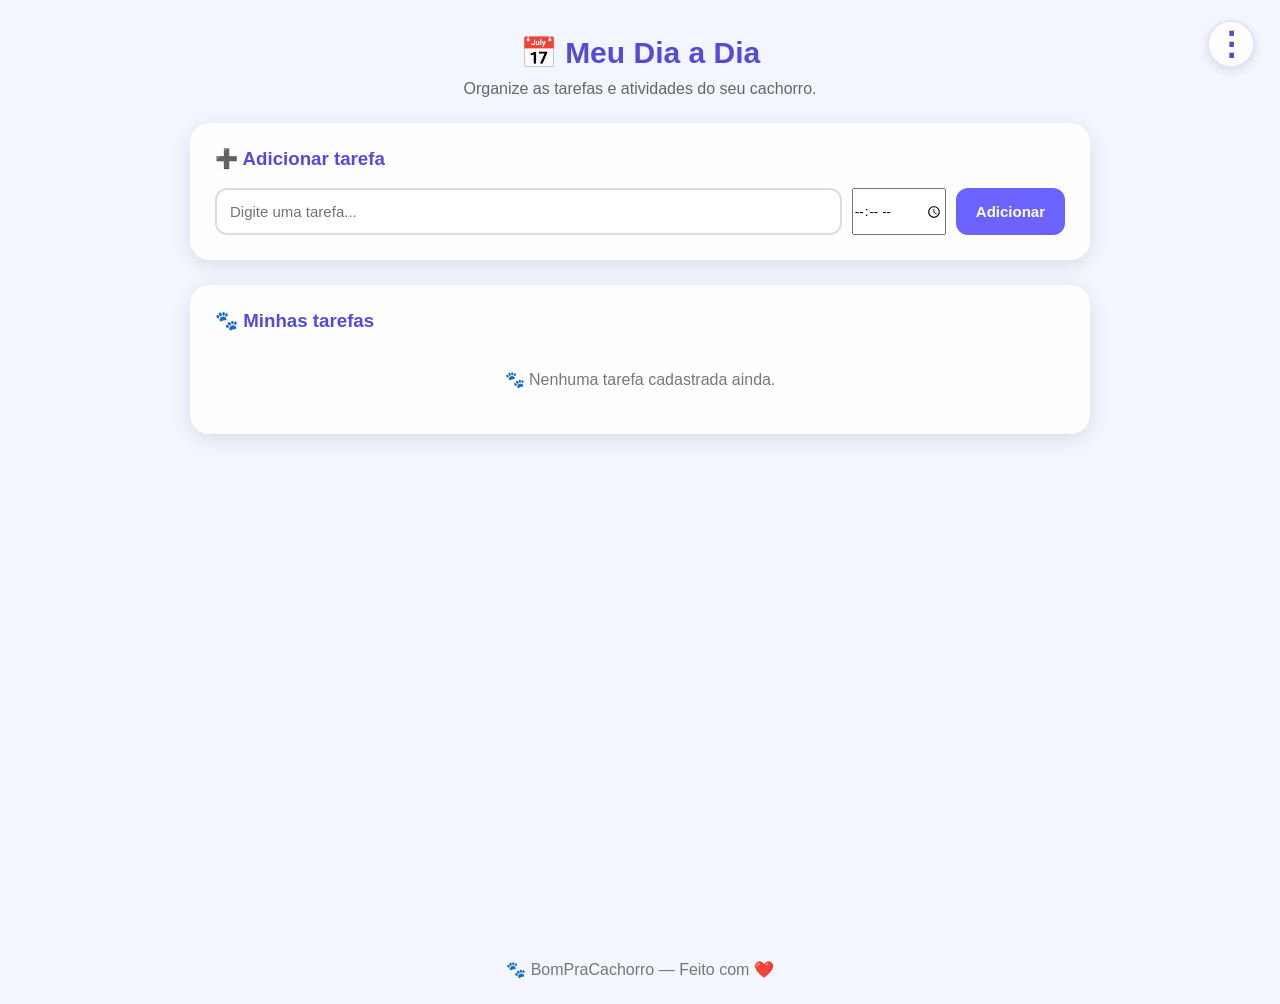
<file: Dia a dia.html>
<!DOCTYPE html>
<html lang="pt-br">

<head>
    <meta charset="UTF-8">
    <meta name="viewport" content="width=device-width, initial-scale=1.0">

    <title>BomPraCachorro - Dia a Dia</title>

    <link rel="stylesheet" href="diaadia.css">
    <link rel="shortcut icon" href="animals.png" type="image/x-icon">
</head>

<body>
<main>

    <div class="menu-pontos">

    <button class="botao-pontos" onclick="abrirMenu()">
        ⋮
    </button>

    <div class="opcoes-menu" id="opcoesMenu">

        <a href="Monitoramento.html">
              📊  Monitoramento
        </a>
        <a href="index.html">
             🐾 Cuidado
        </a>

    </div>

</div>

        <section class="conteudo">

            <h2>📅 Meu Dia a Dia</h2>

            <p class="descricao">
                Organize as tarefas e atividades do seu cachorro.
            </p>

            <section class="card">

                <h3>➕ Adicionar tarefa</h3>

                <div class="container">

                    <input
                        type="text"
                        id="tarefaInput"
                        placeholder="Digite uma tarefa..."
                    >

                    <input
                        type="time"
                        id="horarioInput"
                        placeholder="Adicione um horário..."
                    >

                    <button onclick="adicionar()">
                        Adicionar
                    </button>

                </div>

            </section>

            <section class="card">

                <h3>🐾 Minhas tarefas</h3>

                <ul id="listaTarefa"></ul>

            </section>

        </section>

    </main>

    <footer>
        🐾 BomPraCachorro — Feito com ❤️
    </footer>

    <script src="diaadia.js"></script>

</body>
</html>
</file>
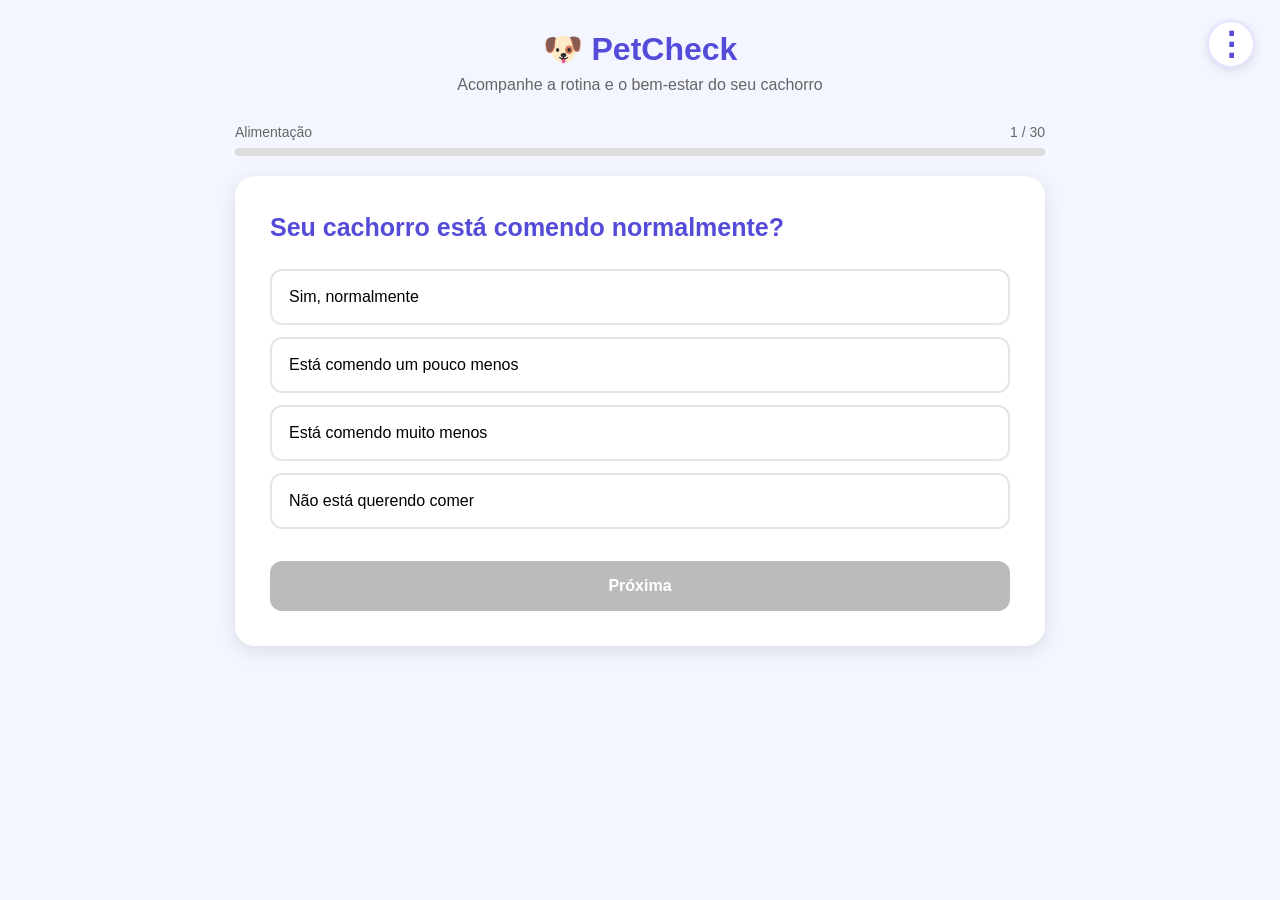
<file: Monitoramento.html>
<!DOCTYPE html>
<html lang="pt-BR">
<head>
    <meta charset="UTF-8">
    <meta name="viewport" content="width=device-width, initial-scale=1.0">
    <title>PetCheck - Acompanhamento do Cachorro</title>
    <link rel="stylesheet" href="monitoramento.css">
</head>

<body>
  <div class="menu-pontos">

    <button class="botao-pontos" onclick="abrirMenu()">
        ⋮
    </button>

    <div class="opcoes-menu" id="opcoesMenu">

        <a href="Monitoramento.html">
            🐾 Cuidado
        </a>
        <a href="Dia a dia.html">
            📅 Dia a Dia
        </a>

    </div>

</div>

    <main class="container">

        <header class="header">
            <div class="logo">🐶 PetCheck</div>
            <p>Acompanhe a rotina e o bem-estar do seu cachorro</p>
        </header>

        <section id="quiz-container">

            <div class="progress-area">
                <div class="progress-info">
                    <span id="categoria">Informações</span>
                    <span id="contador">1 / 30</span>
                </div>

                <div class="progress-bar">
                    <div id="progress"></div>
                </div>
            </div>

            <div class="quiz-card">

                <h1 id="pergunta"></h1>

                <div id="opcoes"></div>

                <button id="proximo" class="btn">
                    Próxima
                </button>

            </div>

        </section>

        <section id="resultado" class="resultado escondido">

            <div class="resultado-icon">🐾</div>

            <h1>Resultado do acompanhamento</h1>

            <p id="mensagem-final"></p>

            <div class="pontuacao">
                <span>Nível de atenção</span>
                <strong id="pontuacao"></strong>
            </div>

            <div id="categorias-resultado"></div>

            <div class="aviso">
                <strong>Importante:</strong>
                este resultado serve apenas para acompanhar mudanças
                na rotina do seu cachorro. Ele não substitui uma avaliação
                feita por um veterinário.
            </div>

            <button onclick="reiniciarQuiz()" class="btn">
                Fazer novamente
            </button>

        </section>

    </main>

    <script src="monitoramento.js"></script>

</body>
</html>
</file>
<file: diaadia.css>
* {
    box-sizing: border-box;
    margin: 0;
    padding: 0;
    font-family: Arial, sans-serif;
}

body {
    min-height: 100vh;
    background: #f3f5ff;
    color: #333;
    background-size: cover;
    background-position: center;
    background-attachment: fixed;
}

main {
    min-height: 100vh;
}

/* Cabeçalho */

.cabecalho {
    background: linear-gradient(135deg, #6c63ff, #918aff);
    color: white;
    padding: 25px 20px;
    box-shadow: 0 4px 15px rgba(0, 0, 0, 0.15);
}

.cabecalho h1 {
    text-align: center;
    margin-bottom: 20px;
    font-size: 32px;
}

/* Navegador personalizado */

.menu {
    display: flex;
    justify-content: center;
    align-items: center;
    gap: 15px;
}

.menu a {
    text-decoration: none;
    color: white;
    font-weight: bold;
    font-size: 16px;
    padding: 12px 22px;
    border-radius: 30px;
    transition: 0.3s;
}

.menu a:hover {
    background: white;
    color: #554bd9;
    transform: translateY(-3px);
    box-shadow: 0 4px 10px rgba(0, 0, 0, 0.15);
}

.menu a.ativo {
    background: white;
    color: #554bd9;
}

/* Conteúdo */

.conteudo {
    width: 90%;
    max-width: 900px;
    margin: 35px auto;
}

.conteudo > h2 {
    text-align: center;
    color: #554bd9;
    font-size: 30px;
    margin-bottom: 10px;
}

.descricao {
    text-align: center;
    color: #666;
    margin-bottom: 25px;
}

/* Cards */

.card {
    background: rgba(255, 255, 255, 0.95);
    padding: 25px;
    margin-bottom: 25px;
    border-radius: 20px;
    box-shadow: 0 5px 20px rgba(0, 0, 0, 0.10);
}

.card h3 {
    color: #554bd9;
    margin-bottom: 18px;
}

/* Formulários */

.container {
    display: flex;
    gap: 10px;
}

input[type="text"],
input[type="date"],
input[type="file"],
input[type="url"] {
    padding: 13px;
    border: 2px solid #ddd;
    border-radius: 12px;
    font-size: 15px;
}

input[type="text"] {
    flex: 1;
}

input:focus {
    outline: none;
    border-color: #6c63ff;
}

/* Botões */

button {
    border: none;
    border-radius: 12px;
    padding: 13px 20px;
    background: #6c63ff;
    color: white;
    font-size: 15px;
    font-weight: bold;
    cursor: pointer;
    transition: 0.3s;
}

button:hover {
    background: #5148d9;
    transform: translateY(-2px);
}

/* Histórico */

#listaHistorico {
    list-style: none;
}

.historico {
    display: flex;
    align-items: center;
    justify-content: space-between;
    gap: 15px;
    background: #f5f4ff;
    border-left: 5px solid #6c63ff;
    padding: 15px;
    margin-bottom: 12px;
    border-radius: 0 12px 12px 0;
}

.historico-info {
    flex: 1;
}

.historico-info strong {
    color: #554bd9;
}

.historico-concluido {
    text-decoration: line-through;
    opacity: 0.6;
}

.botao-concluir {
    background: #55b96b;
    padding: 8px 12px;
}

.botao-excluir {
    background: #ff5c5c;
    padding: 8px 12px;
}

.botao-remover {
    background: #ff5c5c;
    margin-top: 15px;
}

/* Papel de parede */

.papel {
    text-align: left;
}

.papel p {
    color: #666;
    margin-bottom: 10px;
}

.papel input[type="file"] {
    display: block;
    margin-top: 15px;
}

/* Perfil do cachorro */

.perfil-cachorro {
    text-align: center;
}

.perfil-cachorro img {
    width: 150px;
    height: 150px;
    object-fit: cover;
    border-radius: 50%;
    border: 5px solid #6c63ff;
    margin-bottom: 15px;
}

.perfil-cachorro h2 {
    color: #554bd9;
    margin-bottom: 8px;
}

.perfil-cachorro p {
    color: #666;
    margin: 5px;
}

/* Rodapé */

footer {
    text-align: center;
    padding: 25px;
    color: #777;
}

/* Celular */

@media (max-width: 650px) {

    .cabecalho h1 {
        font-size: 26px;
    }

    .menu {
        flex-direction: column;
        gap: 10px;
    }

    .menu a {
        width: 100%;
        text-align: center;
    }

    .container {
        flex-direction: column;
    }

    .historico {
        flex-direction: column;
        align-items: stretch;
    }

    .historico button {
        width: 100%;
    }

    .perfil-cachorro img {
        width: 120px;
        height: 120px;
    }
}

/* Menu de três pontinhos */

.header {
    position: relative;
}

.menu-pontos {
    position: absolute;
    top: 20px;
    right: 25px;
    z-index: 1000;
}

.botao-pontos {
    width: 48px;
    height: 48px;
    padding: 0;
    margin: 0;

    display: flex;
    justify-content: center;
    align-items: center;

    background: white;
    color: #554bd9;

    border: 2px solid #e5e2ff;
    border-radius: 50%;

    font-size: 32px;
    font-weight: bold;
    line-height: 1;

    cursor: pointer;
    box-shadow: 0 3px 10px rgba(0, 0, 0, 0.10);

    transition: 0.3s;
}

.botao-pontos:hover {
    background: #6c63ff;
    color: white;
    transform: scale(1.08);
}

/* Opções do menu */

.opcoes-menu {
    display: none;
    position: absolute;
    top: 55px;
    right: 0;

    min-width: 200px;

    background: white;
    border-radius: 12px;

    box-shadow: 0 5px 20px rgba(0, 0, 0, 0.15);

    overflow: hidden;
    z-index: 1001;
}

.opcoes-menu.aberto {
    display: block;
}

.opcoes-menu a {
    display: block;
    padding: 15px;

    color: #554bd9;
    text-decoration: none;
    font-weight: bold;
}

.opcoes-menu a:hover {
    background: #f3f1ff;
}

@media (max-width: 600px) {
    .menu-pontos {
        top: 12px;
        right: 12px;
    }

    .botao-pontos {
        width: 42px;
        height: 42px;
        font-size: 28px;
    }
}
</file>
<file: monitoramento.css>
* {
    margin: 0;
    padding: 0;
    box-sizing: border-box;
}

body {
    font-family: Arial, Helvetica, sans-serif;
    background: #f3f5ff;
    color: #333;
    min-height: 100vh;
}

/* CABEÇALHO */

.cabecalho {
    background: linear-gradient(135deg, #6c63ff, #918aff);
    color: white;
    padding: 25px 20px;
    box-shadow: 0 4px 15px rgba(0, 0, 0, 0.15);
}

.cabecalho h1 {
    text-align: center;
    font-size: 32px;
    margin-bottom: 20px;
}

/* NAVEGADOR */

.menu {
    display: flex;
    justify-content: center;
    align-items: center;
    gap: 15px;
}

.menu a {
    text-decoration: none;
    color: white;
    font-weight: bold;
    font-size: 16px;
    padding: 12px 22px;
    border-radius: 30px;
    transition: 0.3s;
}

.menu a:hover {
    background: white;
    color: #554bd9;
    transform: translateY(-3px);
    box-shadow: 0 4px 10px rgba(0, 0, 0, 0.15);
}

.menu a.ativo {
    background: white;
    color: #554bd9;
}

/* CONTAINER */

.container {
    width: 100%;
    max-width: 850px;
    margin: auto;
    padding: 30px 20px;
}

/* CABEÇALHO DO QUIZ */

.header {
    text-align: center;
    margin-bottom: 30px;
}

.logo {
    font-size: 32px;
    font-weight: bold;
    margin-bottom: 8px;
    color: #554bd9;
}

.header p {
    color: #666;
    font-size: 16px;
}

/* PROGRESSO */

.progress-area {
    margin-bottom: 20px;
}

.progress-info {
    display: flex;
    justify-content: space-between;
    margin-bottom: 8px;
    font-size: 14px;
    color: #666;
}

.progress-bar {
    width: 100%;
    height: 8px;
    background: #ddd;
    border-radius: 20px;
    overflow: hidden;
}

#progress {
    width: 0%;
    height: 100%;
    background: #6c63ff;
    transition: 0.3s;
}

/* CARD */

.quiz-card {
    background: white;
    border-radius: 20px;
    padding: 35px;
    box-shadow: 0 5px 20px rgba(0, 0, 0, 0.10);
}

.quiz-card h1 {
    font-size: 25px;
    margin-bottom: 25px;
    line-height: 1.3;
    color: #554bd9;
}

/* OPÇÕES */

.opcao {
    width: 100%;
    padding: 17px;
    margin-bottom: 12px;
    border: 2px solid #e5e5e5;
    border-radius: 12px;
    background: white;
    text-align: left;
    cursor: pointer;
    font-size: 16px;
    transition: 0.2s;
}

.opcao:hover {
    border-color: #6c63ff;
    background: #f5f4ff;
}

.opcao.selecionada {
    background: #6c63ff;
    color: white;
    border-color: #6c63ff;
}

/* BOTÃO */

.btn {
    width: 100%;
    margin-top: 20px;
    padding: 16px;
    border: none;
    border-radius: 12px;
    background: #6c63ff;
    color: white;
    font-size: 16px;
    font-weight: bold;
    cursor: pointer;
    transition: 0.2s;
}

.btn:hover {
    background: #5148d9;
    transform: translateY(-2px);
}

.btn:disabled {
    background: #bbb;
    cursor: not-allowed;
}

/* RESULTADO */

.resultado {
    background: white;
    padding: 40px;
    border-radius: 20px;
    box-shadow: 0 5px 20px rgba(0, 0, 0, 0.10);
    text-align: center;
}

.resultado-icon {
    font-size: 55px;
    margin-bottom: 15px;
}

.resultado h1 {
    margin-bottom: 15px;
    color: #554bd9;
}

#mensagem-final {
    color: #666;
    line-height: 1.6;
    margin-bottom: 25px;
}

.pontuacao {
    padding: 20px;
    background: #f5f4ff;
    border-radius: 14px;
    margin-bottom: 25px;
}

.pontuacao span {
    display: block;
    color: #666;
    margin-bottom: 5px;
}

.pontuacao strong {
    font-size: 25px;
    color: #554bd9;
}

/* CATEGORIAS */

.categoria-result {
    text-align: left;
    border: 1px solid #eee;
    padding: 18px;
    border-radius: 12px;
    margin-bottom: 12px;
    background: #fafaff;
}

.categoria-result h3 {
    margin-bottom: 8px;
    color: #554bd9;
}

.categoria-result p {
    color: #666;
    line-height: 1.5;
}

/* AVISO */

.aviso {
    margin-top: 25px;
    padding: 18px;
    border-radius: 12px;
    background: #f5f4ff;
    color: #555;
    line-height: 1.5;
    text-align: left;
}

.escondido {
    display: none;
}

/* RESPONSIVO */

@media (max-width: 600px) {

    .cabecalho h1 {
        font-size: 26px;
    }

    .menu {
        flex-direction: column;
        gap: 10px;
    }

    .menu a {
        width: 100%;
        text-align: center;
    }

    .container {
        padding: 20px 12px;
    }

    .quiz-card {
        padding: 25px 18px;
    }

    .quiz-card h1 {
        font-size: 21px;
    }

    .resultado {
        padding: 25px 18px;
    }
}


/* Menu de três pontinhos */

.header {
    position: relative;
}

.menu-pontos {
    position: absolute;
    top: 20px;
    right: 25px;
    z-index: 1000;
}

.botao-pontos {
    width: 48px;
    height: 48px;
    padding: 0;
    margin: 0;

    display: flex;
    justify-content: center;
    align-items: center;

    background: white;
    color: #554bd9;

    border: 2px solid #e5e2ff;
    border-radius: 50%;

    font-size: 32px;
    font-weight: bold;
    line-height: 1;

    cursor: pointer;
    box-shadow: 0 3px 10px rgba(0, 0, 0, 0.10);

    transition: 0.3s;
}

.botao-pontos:hover {
    background: #6c63ff;
    color: white;
    transform: scale(1.08);
}

/* Opções do menu */

.opcoes-menu {
    display: none;
    position: absolute;
    top: 55px;
    right: 0;

    min-width: 200px;

    background: white;
    border-radius: 12px;

    box-shadow: 0 5px 20px rgba(0, 0, 0, 0.15);

    overflow: hidden;
    z-index: 1001;
}

.opcoes-menu.aberto {
    display: block;
}

.opcoes-menu a {
    display: block;
    padding: 15px;

    color: #554bd9;
    text-decoration: none;
    font-weight: bold;
}

.opcoes-menu a:hover {
    background: #f3f1ff;
}

@media (max-width: 600px) {
    .menu-pontos {
        top: 12px;
        right: 12px;
    }

    .botao-pontos {
        width: 42px;
        height: 42px;
        font-size: 28px;
    }
}
</file>
